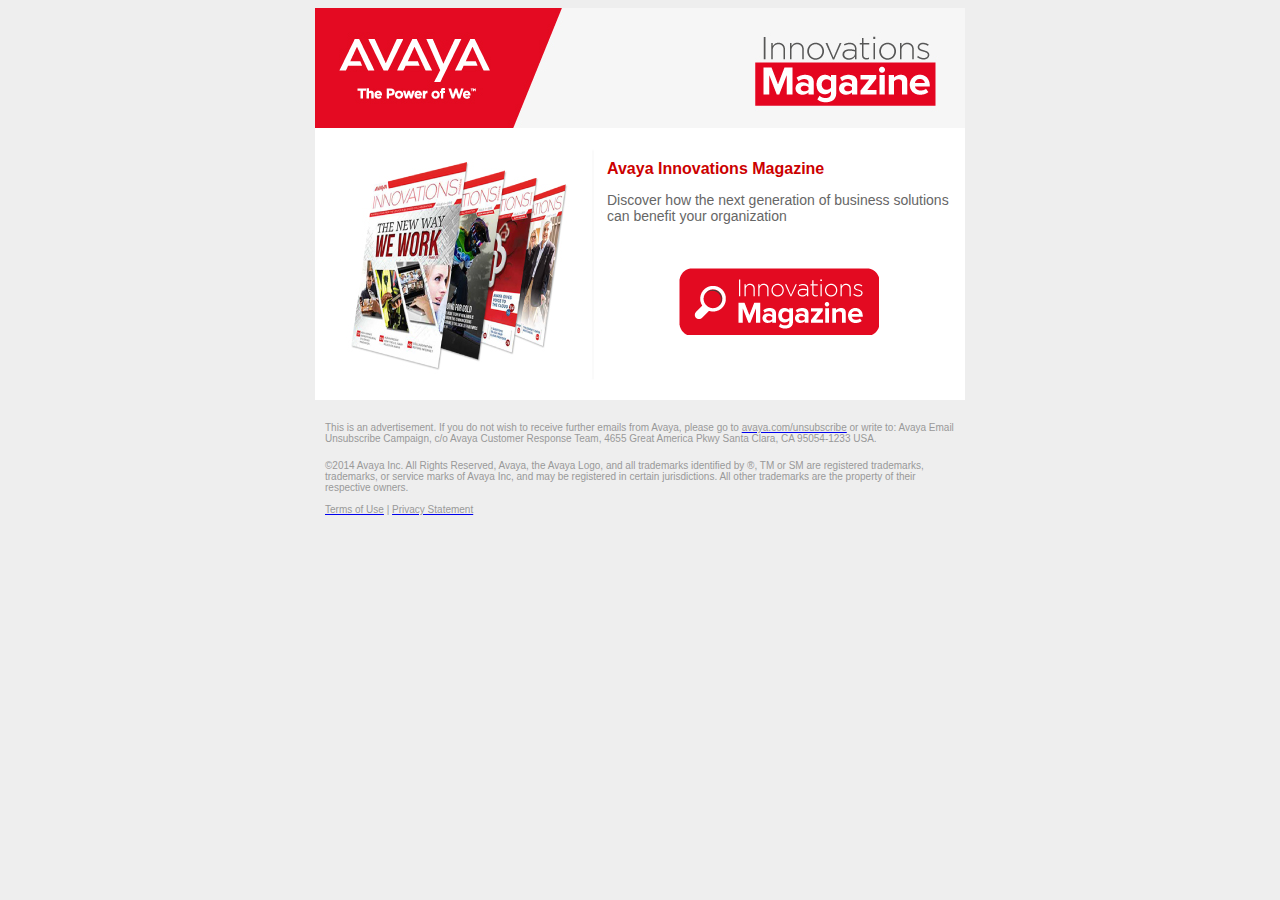
<file: mail/index.html>
<!DOCTYPE html PUBLIC "-//W3C//DTD XHTML 1.0 Transitional//EN" "http://www.w3.org/TR/xhtml1/DTD/xhtml1-transitional.dtd">
<html xmlns="http://www.w3.org/1999/xhtml">
<head>
<meta http-equiv="Content-Type" content="text/html; charset=UTF-8" />
<title>Avaya Innovations Magazine</title>

<style type="text/css">
td{
	font-family:Arial, Helvetica, sans-serif;
	font-size:14px;
	color:#666;
}
a img{border:0;}

</style>

</head>

<body bgcolor="#eeeeee">
<table width="650" border="0" align="center" cellpadding="0" cellspacing="0" bgcolor="#ffffff">
  <tr>
    <td><img src="images/header.jpg" width="650" height="120" /></td>
  </tr>
  <tr>
    <td>&nbsp;</td>
  </tr>
  <tr>
    <td><table width="620" border="0" align="center" cellpadding="0" cellspacing="0">
      <tr>
        <td width="258"><img src="images/magazines.jpg" width="258" height="240" /></td>
        <td width="19"><img src="images/separate.jpg" width="10" height="240" /></td>
        <td width="343" valign="top">
        <br />
        <strong style="color:#C00; font-size:16px">Avaya Innovations Magazine</strong>
        <p>Discover how the next generation of business solutions can benefit your organization</p>
        <br />
        <p align="center"><a href="http://www4.avaya.com/cala/comms/inv-repo/index.html" target="_blank"><img src="images/btn.png" width="200" height="67" /></a></p>
        </td>
      </tr>
    </table></td>
  </tr>
  <tr>
    <td>&nbsp;</td>
  </tr>
  <tr>
    <td style="padding-left:10px; padding-right:10px;" bgcolor="#eeeeee"><font size="1" face="arial" color="#999999"><span style="font-size: 10px"><br><br />
      This   is an advertisement. If you do not wish to receive further emails from Avaya,   please go to</span> <a href="http://www.avaya.com/unsubscribe" target="_blank" style="font-size:10px"><font color="#999999" face="arial">avaya.com/unsubscribe</font></a> <span style="font-size: 10px">or write to: Avaya Email Unsubscribe Campaign, c/o Avaya Customer Response Team, 4655 Great America Pkwy Santa Clara, CA 95054-1233 USA.</span></font><br>
      <br>
      <font color="#999999" face="arial" style="font-size: 10px">&copy;2014 Avaya Inc. All Rights Reserved, Avaya, the Avaya Logo, and all trademarks identified by ®,   TM or SM are registered trademarks, trademarks, or service marks of Avaya Inc,   and may be registered in certain jurisdictions. All other trademarks are the   property of their respective owners.</font><font size="1" face="arial" color="#999999"><br />
      <br />
      <a href="http://www.avaya.com/gcm/master-usa/en-us/includedcontent/termsofuse.htm" target="_blank" style="font-size:10px"><font color="#999999"  face="arial">Terms of Use</font></a> | <a href="http://www.avaya.com/gcm/master-usa/en-us/includedcontent/privacy.htm" target="_blank" style="font-size:10px"><font color="#999999"  face="arial">Privacy Statement</font></a></font>
      </p>
      <br>
</td>
  </tr>
</table>
</body>
</html>
</file>
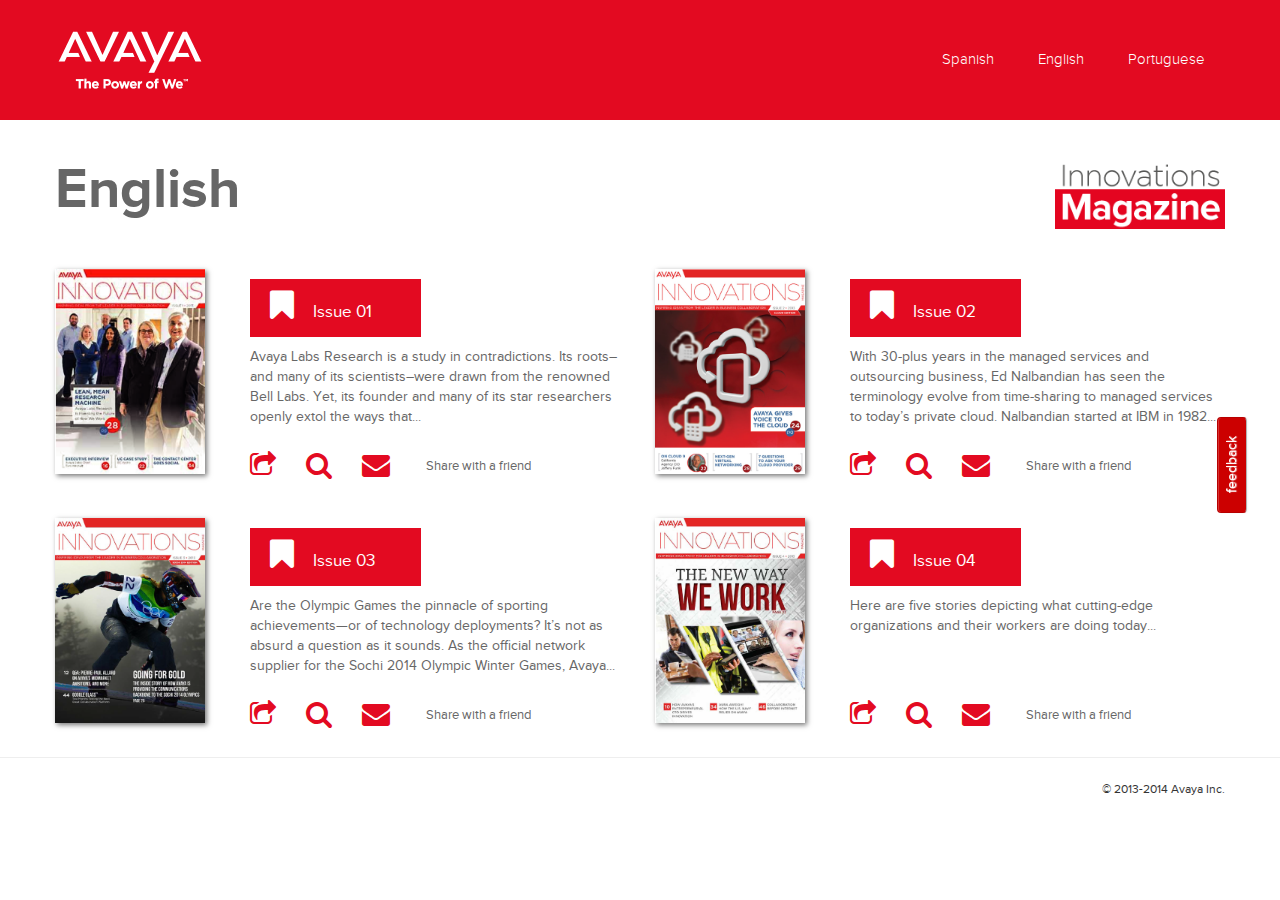
<file: english.html>
<!doctype html>

		<!--[if lt IE 7]>     <html class="no-js lt-ie9 lt-ie8 lt-ie7"> <![endif]-->
		<!--[if IE 7]>       <html class="no-js lt-ie9 lt-ie8"> <![endif]-->
		<!--[if IE 8]>       <html class="no-js lt-ie9"> <![endif]-->
		<!--[if gt IE 8]><!--> <html class="no-js"> <!--<![endif]-->
<html lang="en">
<head>
	<meta charset="UTF-8">
	<link rel="shortcut icon" href="assets/img/favicon.ico">
	<link rel="apple-touch-icon-precomposed" href="assets/img/favicon-ios.png">
	<meta name="apple-mobile-web-app-title" content="Avaya Innovations Magazine">
	<meta name="viewport" content="width=device-width, initial-scale=1, maximum-scale=1, user-scalable=no">
	<meta http-equiv="X-UA-Compatible" content="IE=edge,chrome=1"/>
	<title>Avaya Innovations Magazine</title>
	<link rel="stylesheet" href="assets/css/style.css">
	<link rel="stylesheet" href="assets/css/normalize.css">
	<link rel="stylesheet" href="assets/css/bootstrap.css">
	<link rel="stylesheet" href="assets/css/bootstrap-responsive.css">
	<link rel="stylesheet" type="text/css" href="feedback/css/bootstrap-modal-bs3patch.css">
	<link rel="stylesheet" type="text/css" href="feedback/css/bootstrap-modal.css">
	<link rel="stylesheet" href="assets/css/font-awesome.css">

	<script src="assets/js/modernizr.custom.15697.js"></script>

	<link rel="stylesheet" href="assets/css/mosaic.css" type="text/css" media="screen" />
	<link rel="stylesheet" href="assets/css/demo.css" type="text/css" media="screen" />


</head>
<body class="zero">



	<header class="row-fluid navbarred">
		<div class="container">
			<div class="span12">
				<div class="span6"><a href="index.html"><img src="assets/img/avaya.png" alt=""></a></div>
				<div class="span6 hidden-phone">
					<ul>
						<li><a href="spanish.html?lang=ESP">Spanish</a></li>
						<li><a href="english.html?lang=ENG">English</a></li>
						<li><a href="portuguese.html?lang=POR">Portuguese</a></li>
					</ul>
				</div>
			</div>
		</div>
	</header>

	
	<div class="menumobile visible-phone">
		<ul id="nav">
			<li><a href="spanish.html?lang=ESP">Spanish</a></li>
			<li><a href="english.html?lang=ENG">English</a></li>
			<li><a href="portuguese.html?lang=POR">Portuguese</a></li>
		</ul>
	</div>


	<section class="row-fluid contphone">
		<div class="container">
			<div class="span12 tittlelang">
				<div class="span10"><h2>English</h2></div>
				<div class="span2 hidden-phone"><img src="assets/img/invlogo.png" alt=""></div>
			</div>
		</div>


	</section>


<hr class="visible-phone sepissue">


	<section class="container">

		<div class="row-fluid">

			<div class="span12">


				<div class="span6">
					<div class="span4 port"><a href="http://www.avaya.com/usa/campaign/magazine/2013/1/index.html" target="_blank"><img src="assets/img/port01.png" alt=""></a></div>
					<div class="span8 tittleissue">
						<span><i class="fa fa-bookmark fa-2x"></i> Issue 01</span>
						<p>
							Avaya Labs Research is a study in contradictions. Its roots–and many of its scientists–were drawn from the renowned Bell Labs. Yet, its founder and many of its star researchers openly extol the ways that...
						</p>

<div class="dropdown share"  data-toggle="tooltip" data-placement="bottom" title="Share">
	  <a data-toggle="dropdown"  href="#"><i class="fa fa-share-square-o"></i></a>

	  <ul class="dropdown-menu" role="menu">
	    <li>
		   	<a href="http://twitter.com/share?text=Avaya%20Innovations%20Issue01&url=http://www.avaya.com/usa/campaign/magazine/2013/1/index.html" target="_blank">Share on Twitter</a>
		</li>

	    <li>
	   		<a href="http://www.facebook.com/sharer.php?u=http://www.avaya.com/usa/campaign/magazine/2013/1/index.html" target="_blank">Share on Facebook</a>
		</li>

		<li>
	   		<a href="http://www.linkedin.com/shareArticle?mini=true&url=http://www.avaya.com/usa/campaign/magazine/2013/1/index.html&title=Avaya%20Innovations%20Magazine%20Issue%2001&summary=Lean,%20Mean%20Research%20Machine&source=avaya.com" target="_blank">Share on Linkedin</a>
		</li>
	   
	  </ul>
</div>


						<div class="buttons">
							<ul>
								<li><a href="http://www.avaya.com/usa/campaign/magazine/2013/1/index.html" target="_blank" rel="tooltip"  data-toggle="tooltip" data-placement="bottom" title="Go to Edition"><i class="fa fa-search"></i></a></li>
								<li><a href="subscribe-eng.aspx?lang=ENG" rel="tooltip"  data-toggle="tooltip" data-placement="bottom" title="Subscribe"><i class="fa fa-envelope"></i></a></li>
								<li><a href="#"><div class="friend">Share with a friend</div></a></li>
							</ul>
							</ul>
						</div>
					</div>
				</div>

<hr class="visible-phone sepissue">
<hr class="visible-phone">

				<div class="span6">
					<div class="span4 port"><a href="http://www.avaya.com/usa/campaign/magazine/2013/2/index.html" target="_blank"><img src="assets/img/port02.png" alt=""></a></div>
					<div class="span8 tittleissue">
						<span><i class="fa fa-bookmark fa-2x"></i> Issue 02</span>
						<p class="descriptto">
							With 30-plus years in the managed services and outsourcing business, Ed Nalbandian has seen the terminology evolve from time-sharing to managed services to today’s private cloud. Nalbandian started at IBM in 1982...
						</p>


<div class="dropdown share"  data-toggle="tooltip" data-placement="bottom" title="Share">
	  <a data-toggle="dropdown"  href="#"><i class="fa fa-share-square-o"></i></a>

	  <ul class="dropdown-menu" role="menu">
	    <li>
		   	<a href="http://twitter.com/share?text=Avaya%20Innovations%20Issue02&url=http://www.avaya.com/usa/campaign/magazine/2013/2/index.html" target="_blank">Share on Twitter</a>
		</li>

	    <li>
	   		<a href="http://www.facebook.com/sharer.php?u=http://www.avaya.com/usa/campaign/magazine/2013/2/index.html" target="_blank">Share on Facebook</a>
		</li>

		<li>
	   		<a href="http://www.linkedin.com/shareArticle?mini=true&url=http://www.avaya.com/usa/campaign/magazine/2013/2/index.html&title=Avaya%20Innovations%20Magazine%20Issue%2002&summary=A%20Head%20in%20the%20Clouds&source=avaya.com" target="_blank">Share on Linkedin</a>
		</li>
	   
	  </ul>
</div>


						<div class="buttons">
							<ul>
								<li><a href="http://www.avaya.com/usa/campaign/magazine/2013/2/index.html" rel="tooltip"  data-toggle="tooltip" data-placement="bottom" title="Go to Edition" target="_blank"><i class="fa fa-search"></i></a></li>
								<li><a href="subscribe-eng.aspx?lang=ENG" rel="tooltip"  data-toggle="tooltip" data-placement="bottom" title="Subscribe"><i class="fa fa-envelope"></i></a></li>
								<li><a href="#"><div class="friend">Share with a friend</div></a></li>
							</ul>
						</div>
					</div>
			</div>

		</div>

<hr class="visible-phone sepissue">
<hr class="visible-phone">

<div class="separator row-fluid hidden-phone">
	<div class="span12"></div>
</div>

		<div class="row-fluid">

			<div class="span12">


				<div class="span6">
					<div class="span4 port"><a href="http://www.avaya.com/usa/campaign/magazine/2013/3/index.html" target="_blank"><img src="assets/img/port03.png" alt=""></a></div>
					<div class="span8 tittleissue">
						<span><i class="fa fa-bookmark fa-2x"></i> Issue 03</span>
						<p>
							Are the Olympic Games the pinnacle of sporting achievements—or of technology deployments? It’s not as absurd a question as it sounds. As the official network supplier for the Sochi 2014 Olympic Winter Games, Avaya...
						</p>


<div class="dropdown share"  data-toggle="tooltip" data-placement="bottom" title="Share">
	  <a data-toggle="dropdown"  href="#"><i class="fa fa-share-square-o"></i></a>

	  <ul class="dropdown-menu" role="menu">
	    <li>
		   	<a href="http://twitter.com/share?text=Avaya%20Innovations%20Issue03&url=http://www.avaya.com/usa/campaign/magazine/2013/3/index.html" target="_blank">Share on Twitter</a>
		</li>

	    <li>
	   		<a href="http://www.facebook.com/sharer.php?u=http://www.avaya.com/usa/campaign/magazine/2013/3/index.html" target="_blank">Share on Facebook</a>
		</li>

		<li>
	   		<a href="http://www.linkedin.com/shareArticle?mini=true&url=http://www.avaya.com/usa/campaign/magazine/2013/3/index.html&title=Avaya%20Innovations%20Magazine%20Issue%2003&summary=Going%20for%20Gold&source=avaya.com" target="_blank">Share on Linkedin</a>
		</li>
	   
	  </ul>
</div>


						<div class="buttons">
							<ul>
								<li><a href="http://www.avaya.com/usa/campaign/magazine/2013/3/index.html" rel="tooltip"  data-toggle="tooltip" data-placement="bottom" title="Go to Edition" target="_blank"><i class="fa fa-search"></i></a></li>
								<li><a href="subscribe-eng.aspx?lang=ENG" rel="tooltip"  data-toggle="tooltip" data-placement="bottom" title="Subscribe"><i class="fa fa-envelope"></i></a></li>
								<li><a href="#"><div class="friend">Share with a friend</div></a></li>
							</ul>
						</div>
					</div>
				</div>

<hr class="visible-phone sepissue">
<hr class="visible-phone">

				<div class="span6">
					<div class="span4 port"><a href="http://www.avaya.com/usa/campaign/magazine/2013/4/index.html" target="_blank"><img src="assets/img/port04.png" alt=""></a></div>
					<div class="span8 tittleissue">
						<span><i class="fa fa-bookmark fa-2x"></i> Issue 04</span>
						<p>
							Here are five stories depicting what cutting-edge organizations and their workers are doing today...
						</p>

						
						<div class="dropdown share"  data-toggle="tooltip" data-placement="bottom" title="Share">
  <a data-toggle="dropdown"  href="#"><i class="fa fa-share-square-o"></i></a>
  <ul class="dropdown-menu" role="menu">
   <li><a href="http://twitter.com/share?text=Avaya%20Innovations%20Issue4&url=http://www.avaya.com/usa/campaign/magazine/2013/4/index.html" target="_blank">
Share on Twitter</a></li>
   <li>
   	<a href="http://www.facebook.com/sharer.php?u=http://www.avaya.com/usa/campaign/magazine/2013/4/index.html" target="_blank">
Share on Facebook</a>
</li>
	<li>
	   		<a href="http://www.linkedin.com/shareArticle?mini=true&url=http://www.avaya.com/usa/campaign/magazine/2013/4/index.html&title=Avaya%20Innovations%20Magazine%20Issue%2004&summary=The%20New%20Way%20We...&source=avaya.com" target="_blank">Share on Linkedin</a>
		</li>
   
  </ul>
</div>

						<div class="buttons">
							<ul>
							

								<li><a href="http://www.avaya.com/usa/campaign/magazine/2013/4/index.html" rel="tooltip"  data-toggle="tooltip" data-placement="bottom" title="Go to Edition" target="_blank"><i class="fa fa-search"></i></a></li>

								<li><a href="subscribe-eng.aspx?lang=ENG" rel="tooltip"  data-toggle="tooltip" data-placement="bottom" title="Subscribe"><i class="fa fa-envelope"></i></a></li>
								<li><a href="#"><div class="friend">Share with a friend</div></a></li>
							</ul>

						</div>
					</div>
			</div>

		</div>



		
	</section>
	<hr/>
	<div class="row-fluid">
		<div class="container">
			<div class="span12 copy">© 2013-2014 Avaya Inc.</div>
		</div>
	</div>

<!-- feedBack Button-->
	<div id="feedbackButton">
	</div>
	
	<!-- Modal ShareContent-->
    <div id="shareContent" class="modal fade" tabindex="-1" data-width="400" style="display: none;">
        <div class="modal-header">
            <button type="button" class="close" data-dismiss="modal" aria-hidden="true">&times;</button>
            <h4 class="modal-title">Compartir con un amigo.</h4>
        </div>
        <div class="modal-body">
            <div><h5> Your name:</h5> 
                <p><input class="form-control" type="text" id="mail_from" /></p>                
            </div>
            
            <div><h5> Type in comma separated emails:</h5> 
                <p><input class="form-control" type="text" id="mails" /></p> 
				<span id="incorrect" ></span>				
            </div>
             <div><h5> Message:</h5> 
                <p>
                    <textarea class="form-control" rows="4" id="mensaje" ></textarea></p>                
            </div>
        </div>
        <div class="modal-footer">
            <button type="button" class="btn btn-danger" data-dismiss="modal" id="Accept">Aceptar</button>
        </div>
    </div>



	<script src="http://code.jquery.com/jquery-1.11.0.min.js"></script>
	<script src="assets/js/prefixfree.min.js"></script>
	<script src="assets/js/bootstrap.js"></script>
	<script type="text/javascript" src="js/bootstrap-dialog.js"></script>
	<script src="feedback/js/bootstrap-modalmanager.js"></script>
	<script src="feedback/js/bootstrap-modal.js"></script>
	<script src="assets/js/bootstrap-tooltip.js"></script>
	<script src="assets/js/jquery.hcaptions.js"></script>

	<script type="text/javascript" src="assets/js/html5shiv.js"></script>
    <script type="text/javascript" src="assets/js/json2.js"></script>
    <script type="text/javascript" src="assets/js/modernizr-2.6.2.js"></script>
	<script type="text/javascript" src="js/shareContent.js"></script>

	<script type="text/javascript">
$(function () {
$("[data-toggle='tooltip']").tooltip();
});
</script>

<script>
	$(window).load(function(){
  $('.hcaption').hcaptions();
  $("#feedbackButton").load("feedback/feedback_en.html"); 
});
</script>

	<script type="text/javascript" src="assets/js/mosaic.1.0.1.js"></script>

	<script type="text/javascript">  
			
			jQuery(function($){
				$('.bar').mosaic({
					animation	:	'slide'
				});
		    });
		    
	</script>

<script type="text/javascript">
	$("#nav").addClass("js").before('<div id="menu">&#9776;</div>');
	$("#menu").click(function(){
		$("#nav").toggle();
	});
	$(window).resize(function(){
		if(window.innerWidth > 768) {
			$("#nav").removeAttr("style");
		}
	});
</script>



</body>
</html>
</file>
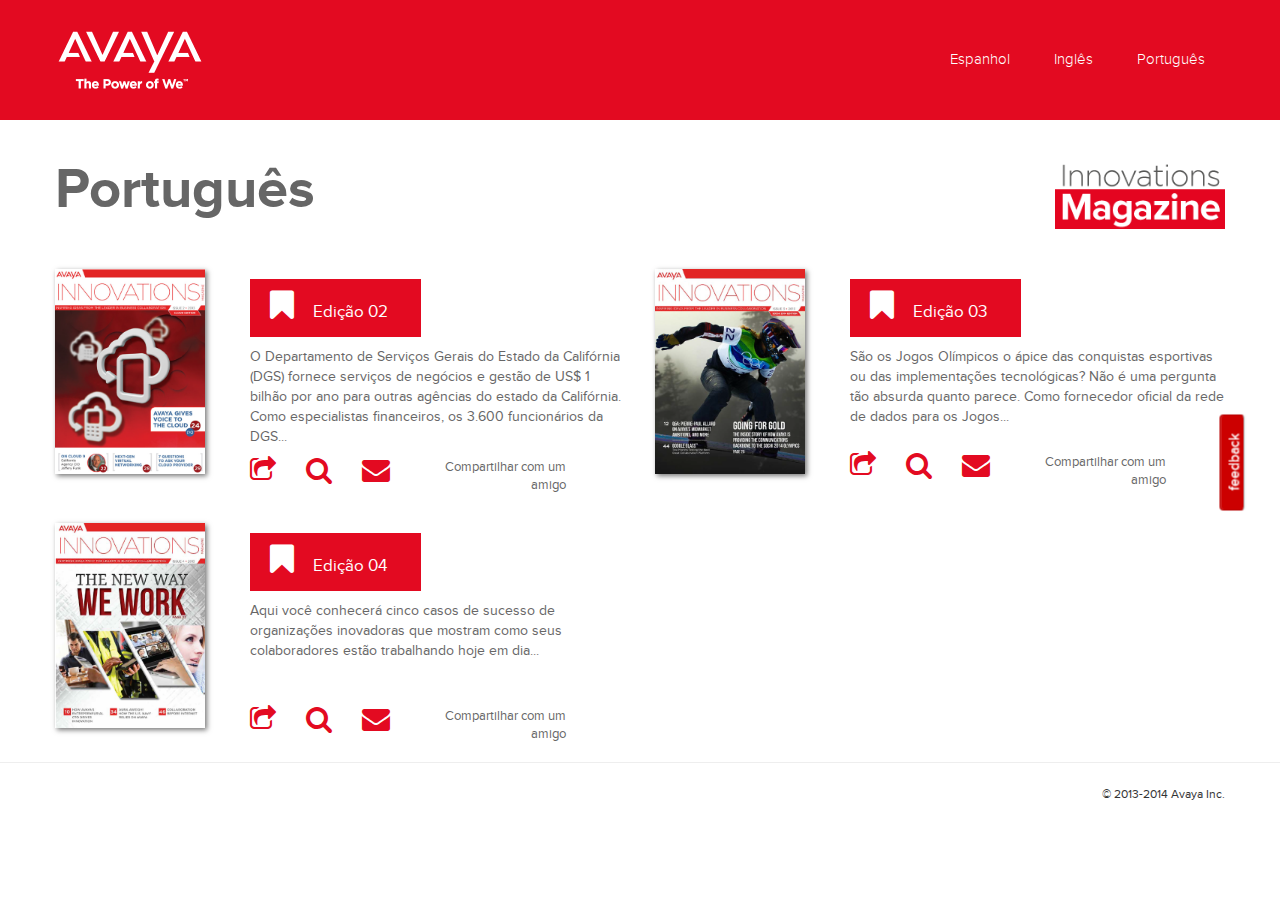
<file: portuguese.html>
<!doctype html>

		<!--[if lt IE 7]>     <html class="no-js lt-ie9 lt-ie8 lt-ie7"> <![endif]-->
		<!--[if IE 7]>       <html class="no-js lt-ie9 lt-ie8"> <![endif]-->
		<!--[if IE 8]>       <html class="no-js lt-ie9"> <![endif]-->
		<!--[if gt IE 8]><!--> <html class="no-js"> <!--<![endif]-->
<html lang="en">
<head>
	<meta charset="UTF-8">
	<meta http-equiv="X-UA-Compatible" content="IE=edge,chrome=1">
	<meta name="viewport" content="width=device-width, initial-scale=1, maximum-scale=1, user-scalable=no">
	<link rel="shortcut icon" href="assets/img/favicon.ico">
	<link rel="apple-touch-icon-precomposed" href="assets/img/favicon-ios.png">
	<meta name="apple-mobile-web-app-title" content="Avaya Innovations Magazine">
	<meta http-equiv="X-UA-Compatible" content="IE=edge,chrome=1"/>
	<title>Avaya Innovations Magazine</title>
	<link rel="stylesheet" href="assets/css/style.css">
	<link rel="stylesheet" href="assets/css/normalize.css">
	<link rel="stylesheet" href="assets/css/bootstrap.css">
	<link rel="stylesheet" href="assets/css/bootstrap-responsive.css">
	<link rel="stylesheet" type="text/css" href="feedback/css/bootstrap-modal-bs3patch.css">
	<link rel="stylesheet" type="text/css" href="feedback/css/bootstrap-modal.css">
	<link rel="stylesheet" href="assets/css/font-awesome.css">

	<script>
  (function(i,s,o,g,r,a,m){i['GoogleAnalyticsObject']=r;i[r]=i[r]||function(){
  (i[r].q=i[r].q||[]).push(arguments)},i[r].l=1*new Date();a=s.createElement(o),
  m=s.getElementsByTagName(o)[0];a.async=1;a.src=g;m.parentNode.insertBefore(a,m)
  })(window,document,'script','//www.google-analytics.com/analytics.js','ga');

  ga('create', 'UA-50254038-1', 'avaya.com');
  ga('require', 'displayfeatures');
  ga('send', 'pageview');

</script>


	<script src="assets/js/modernizr.custom.15697.js"></script>

	<link rel="stylesheet" href="assets/css/mosaic.css" type="text/css" media="screen" />
	<link rel="stylesheet" href="assets/css/demo.css" type="text/css" media="screen" />


</head>
<body class="zero">



	<header class="row-fluid navbarred">
		<div class="container">
			<div class="span12">
				<div class="span6"><a href="index.html"><img src="assets/img/avaya.png" alt=""></a></div>
				<div class="span6 hidden-phone">
					<ul>
						<li><a href="spanish.html?lang=ESP">Espanhol</a></li>
						<li><a href="english.html?lang=ENG">Inglês</a></li>
						<li><a href="portuguese.html?lang=POR">Português</a></li>
					</ul>
				</div>
			</div>
		</div>
	</header>

	
	<div class="menumobile visible-phone">
		<ul id="nav">
			<li><a href="spanish.html?lang=ESP">Espanhol</a></li>
			<li><a href="english.html?lang=ENG">Inglês</a></li>
			<li><a href="portuguese.html?lang=POR">Português</a></li>
		</ul>
	</div>


	<section class="row-fluid contphone">
		<div class="container">
			<div class="span12 tittlelang">
				<div class="span10"><h2>Português</h2></div>
				<div class="span2 hidden-phone"><img src="assets/img/invlogo.png" alt=""></div>
			</div>
		</div>
	</section>
<hr class="visible-phone sepissue">
	<section class="container">

		<div class="row-fluid">

			<div class="span12">


				<div class="span6">
					<div class="span4 port"><a href="http://www4.avaya.com/br/comms/INV2/index.html" target="_blank"><img src="assets/img/port02.png" alt=""></a></div>
					<div class="span8 tittleissue">
						<span><i class="fa fa-bookmark fa-2x"></i> Edição 02</span>
						<p>
							O Departamento de Serviços Gerais do Estado da Califórnia (DGS) fornece serviços de negócios e gestão de US$ 1 bilhão por ano para outras agências do estado da Califórnia. Como especialistas financeiros, os 3.600 funcionários da DGS...
						</p>

<div class="dropdown share"  data-toggle="tooltip" data-placement="bottom" title="Compartilhe">
	  <a data-toggle="dropdown"  href="#"><i class="fa fa-share-square-o"></i></a>

	  <ul class="dropdown-menu" role="menu">
	    <li>
		   	<a href="http://twitter.com/share?text=Avaya%20Innovations%20Edição02&url=http://www4.avaya.com/br/comms/INV2/index.html" target="_blank">Compartilhe no Twitter</a>
		</li>

	    <li>
	   		<a href="http://www.facebook.com/sharer.php?u=http://www4.avaya.com/br/comms/INV2/index.html" target="_blank">Compartilhe no Facebook</a>
		</li>

		<li>
	   		<a href="http://www.linkedin.com/shareArticle?mini=true&url=http://www4.avaya.com/br/comms/INV2/index.html&title=Avaya%20Innovations%20Magazine%20Edição%2002&summary=On%20Cloud%209&source=avaya.com" target="_blank">Compartilhe no Linkedin</a>
		</li>
	   
	  </ul>
</div>


						<div class="buttons">
							<ul>
								<li><a href="http://www4.avaya.com/br/comms/INV2/index.html" target="_blank" rel="tooltip"  data-toggle="tooltip" data-placement="bottom" title="Ir para Edição"><i class="fa fa-search"></i></a></li>
								<li><a href="subscribe-port.aspx?lang=POR" rel="tooltip"  data-toggle="tooltip" data-placement="bottom" title="Assinar"><i class="fa fa-envelope"></i></a></li>
								<li><a href="#"><div class="friend">Compartilhar com um amigo</div></a></li>
							</ul>
						</div>
					</div>
				</div>

<hr class="visible-phone sepissue">
<hr class="visible-phone">

				<div class="span6">
					<div class="span4 port"><a href="http://www4.avaya.com/br/comms/inv-3-port/index.html" target="_blank"><img src="assets/img/port03.png" alt=""></a></div>
					<div class="span8 tittleissue">
						<span><i class="fa fa-bookmark fa-2x"></i> Edição 03</span>
						<p class="descriptto">
							São os Jogos Olímpicos o ápice das conquistas esportivas ou das implementações tecnológicas? Não é uma pergunta tão absurda quanto parece. Como fornecedor oficial da rede de dados para os Jogos...
						</p>


<div class="dropdown share"  data-toggle="tooltip" data-placement="bottom" title="Compartilhe">
	  <a data-toggle="dropdown"  href="#"><i class="fa fa-share-square-o"></i></a>

	  <ul class="dropdown-menu" role="menu">
	    <li>
		   	<a href="http://twitter.com/share?text=Avaya%20Innovations%20Edição03&url=http://www4.avaya.com/br/comms/inv-3-port/index.html" target="_blank">Compartilhe no Twitter</a>
		</li>

	    <li>
	   		<a href="http://www.facebook.com/sharer.php?u=http://www4.avaya.com/br/comms/inv-3-port/index.html" target="_blank">Compartilhe no Facebook</a>
		</li>

		<li>
	   		<a href="http://www.linkedin.com/shareArticle?mini=true&url=http://www4.avaya.com/br/comms/inv-3-port/index.html&title=Avaya%20Innovations%20Magazine%20Edição%2003&summary=Rumo%20Ao%20Ouro&source=avaya.com" target="_blank">Compartilhe no Linkedin</a>
		</li>
	   
	  </ul>
</div>


						<div class="buttons">
							<ul>
								<li><a href="http://www4.avaya.com/br/comms/inv-3-port/index.html" rel="tooltip"  data-toggle="tooltip" data-placement="bottom" title="Ir para Edição" target="_blank"><i class="fa fa-search"></i></a></li>
								<li><a href="subscribe-port.aspx?lang=POR" rel="tooltip"  data-toggle="tooltip" data-placement="bottom" title="Assinar"><i class="fa fa-envelope"></i></a></li>
								<li><a href="#"><div class="friend">Compartilhar com um amigo</div></a></li>
							</ul>
						</div>
					</div>
			</div>

		</div>

<hr class="visible-phone sepissue">
<hr class="visible-phone">

<div class="separator row-fluid hidden-phone">
	<div class="span12"></div>
</div>

		<div class="row-fluid">

			<div class="span12">


				<div class="span6">
					<div class="span4 port"><a href="http://www4.avaya.com/br/comms/INV4/index.html" target="_blank"><img src="assets/img/port04.png" alt=""></a></div>
					<div class="span8 tittleissue">
						<span><i class="fa fa-bookmark fa-2x"></i> Edição 04</span>
						<p>
							Aqui você conhecerá cinco casos de sucesso de organizações inovadoras que mostram como seus colaboradores estão trabalhando hoje em dia...
						</p>


<div class="dropdown share"  data-toggle="tooltip" data-placement="bottom" title="Compartilhe">
	  <a data-toggle="dropdown"  href="#"><i class="fa fa-share-square-o"></i></a>

	  <ul class="dropdown-menu" role="menu">
	    <li>
		   	<a href="http://twitter.com/share?text=Avaya%20Innovations%20Edição04&url=http://www4.avaya.com/br/comms/INV4/index.html" target="_blank">Compartilhe no Twitter</a>
		</li>

	    <li>
	   		<a href="http://www.facebook.com/sharer.php?u=http://www4.avaya.com/br/comms/INV4/index.html" target="_blank">Compartilhe no Facebook</a>
		</li>

		<li>
	   		<a href="http://www.linkedin.com/shareArticle?mini=true&url=http://www4.avaya.com/br/comms/INV4/index.html&title=Avaya%20Innovations%20Magazine%20Edição%2004&summary=A%20Nova%20Forma%20Em%20Que...&source=avaya.com" target="_blank">Compartilhe no Linkedin</a>
		</li>
	   
	  </ul>
</div>


						<div class="buttons">
							<ul>
								<li><a href="http://www4.avaya.com/br/comms/INV4/index.html" rel="tooltip"  data-toggle="tooltip" data-placement="bottom" title="Ir para Edição" target="_blank"><i class="fa fa-search"></i></a></li>
								<li><a href="subscribe-port.aspx?lang=POR" rel="tooltip"  data-toggle="tooltip" data-placement="bottom" title="Assinar"><i class="fa fa-envelope"></i></a></li>
								<li><a href="#"><div class="friend">Compartilhar com um amigo</div></a></li>

							</ul>
						</div>
					</div>
				</div>

<hr class="visible-phone sepissue">
<hr class="visible-phone">

				<div class="span6">
					
			</div>

		</div>



		
	</section>

	<hr/>
	<div class="row-fluid">
		<div class="container">
			<div class="span12 copy">© 2013-2014 Avaya Inc.</div>
		</div>
	</div>


<!-- feedBack Button-->
	<div id="feedbackButton">
	</div>
	
	<!-- Modal ShareContent-->
    <div id="shareContent" class="modal fade" tabindex="-1" data-width="400" style="display: none;">
        <div class="modal-header">
            <button type="button" class="close" data-dismiss="modal" aria-hidden="true">&times;</button>

            <h4 class="modal-title">Compartilhar com um amigo.</h4>

        </div>
        <div class="modal-body">
            <div><h5> Seu nome:</h5> 
                <p><input class="form-control" type="text" id="mail_from" /></p>                
            </div>
            
            <div><h5> Para *Digite os endereços de e-mail separados por vírgulas</h5> 
                <p><input class="form-control" type="text" id="mails" /></p>  
				<span id="incorrect" ></span>				
            </div>
             <div><h5> Mensagem:</h5> 
                <p>
                    <textarea class="form-control" rows="4" id="mensaje" ></textarea></p>                
            </div>
        </div>
        <div class="modal-footer">
            <button type="button" class="btn btn-danger" data-dismiss="modal" id="Accept">Aceitar</button>
        </div>
    </div>


	<script src="http://code.jquery.com/jquery-1.11.0.min.js"></script>
	<script src="assets/js/prefixfree.min.js"></script>
	<script src="assets/js/bootstrap.js"></script>
	<script type="text/javascript" src="js/bootstrap-dialog.js"></script>
	<script src="feedback/js/bootstrap-modalmanager.js"></script>
	<script src="feedback/js/bootstrap-modal.js"></script>
	<script src="assets/js/bootstrap-tooltip.js"></script>
	<script src="assets/js/jquery.hcaptions.js"></script>

	<script type="text/javascript" src="assets/js/html5shiv.js"></script>
    <script type="text/javascript" src="assets/js/json2.js"></script>
    <script type="text/javascript" src="assets/js/modernizr-2.6.2.js"></script>
	<script type="text/javascript" src="js/shareContent.js"></script>

	<script type="text/javascript">
$(function () {
$("[data-toggle='tooltip']").tooltip();
});
</script>

<script>
	$(window).load(function(){
  $('.hcaption').hcaptions();
  $("#feedbackButton").load("feedback/feedback_po.html"); 
});
</script>

	<script type="text/javascript" src="assets/js/mosaic.1.0.1.js"></script>

	<script type="text/javascript">  
			
			jQuery(function($){
				$('.bar').mosaic({
					animation	:	'slide'
				});
		    });
		    
	</script>

<script type="text/javascript">
	$("#nav").addClass("js").before('<div id="menu">&#9776;</div>');
	$("#menu").click(function(){
		$("#nav").toggle();
	});
	$(window).resize(function(){
		if(window.innerWidth > 768) {
			$("#nav").removeAttr("style");
		}
	});
</script>



</body>
</html>
</file>
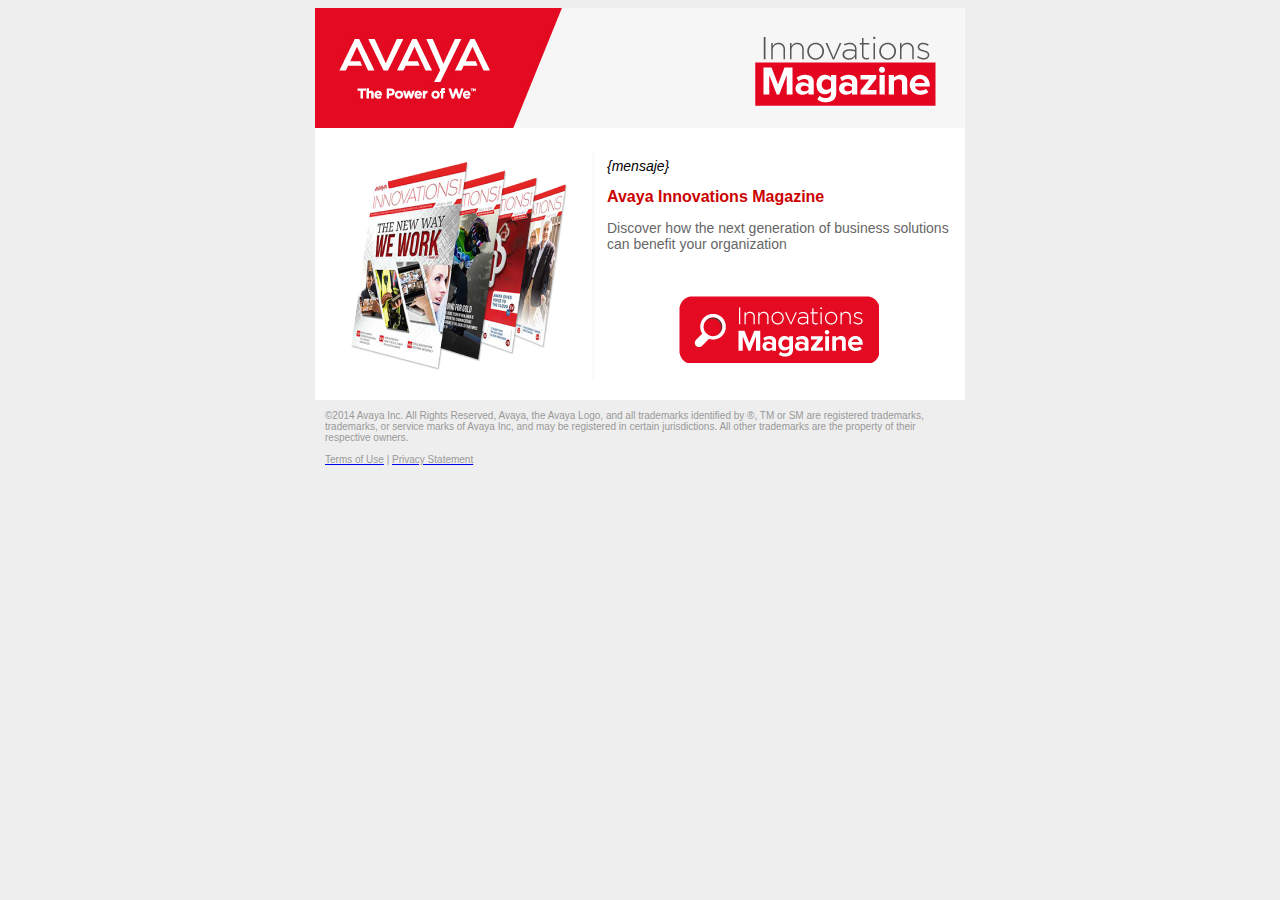
<file: mail/mail-eng.html>
<!DOCTYPE html PUBLIC "-//W3C//DTD XHTML 1.0 Transitional//EN" "http://www.w3.org/TR/xhtml1/DTD/xhtml1-transitional.dtd">
<html xmlns="http://www.w3.org/1999/xhtml">
<head>
<meta http-equiv="Content-Type" content="text/html; charset=UTF-8" />
<title>Avaya Innovations Magazine</title>

<style type="text/css">
td{
	font-family:Arial, Helvetica, sans-serif;
	font-size:14px;
	color:#666;
}
a img{border:0;}

</style>

</head>

<body bgcolor="#eeeeee">
<table width="650" border="0" align="center" cellpadding="0" cellspacing="0" bgcolor="#ffffff">
  <tr>
    <td><img src="images/header.jpg" width="650" height="120" /></td>
  </tr>
  <tr>
    <td>&nbsp;</td>
  </tr>
  <tr>
    <td><table width="620" border="0" align="center" cellpadding="0" cellspacing="0">
      <tr>
        <td width="258"><img src="images/magazines.jpg" width="258" height="240" /></td>
        <td width="19"><img src="images/separate.jpg" width="10" height="240" /></td>
        <td width="343" valign="top">
        <p style="font-style:italic; color:#000;">{mensaje}</p>
        <strong style="color:#C00; font-size:16px">Avaya Innovations Magazine</strong>
        <p>Discover how the next generation of business solutions can benefit your organization</p>
        <br />
        <p align="center"><a href="http://www4.avaya.com/cala/comms/inv-repo/index.html" target="_blank"><img src="images/btn.png" width="200" height="67" /></a></p>
        </td>
      </tr>
    </table></td>
  </tr>
  <tr>
    <td>&nbsp;</td>
  </tr>
  <tr>
    <td style="padding:10px;" bgcolor="#eeeeee"><font size="1" face="arial" color="#999999">
      <font color="#999999" face="arial" style="font-size: 10px">&copy;2014 Avaya Inc. All Rights Reserved, Avaya, the Avaya Logo, and all trademarks identified by ®,   TM or SM are registered trademarks, trademarks, or service marks of Avaya Inc,   and may be registered in certain jurisdictions. All other trademarks are the   property of their respective owners.</font><font size="1" face="arial" color="#999999"><br />
      <br />
      <a href="http://www.avaya.com/gcm/master-usa/en-us/includedcontent/termsofuse.htm" target="_blank" style="font-size:10px"><font color="#999999"  face="arial">Terms of Use</font></a> | <a href="http://www.avaya.com/gcm/master-usa/en-us/includedcontent/privacy.htm" target="_blank" style="font-size:10px"><font color="#999999"  face="arial">Privacy Statement</font></a></font>
      </p>
      <br>
</td>
  </tr>
</table>
</body>
</html>
</file>
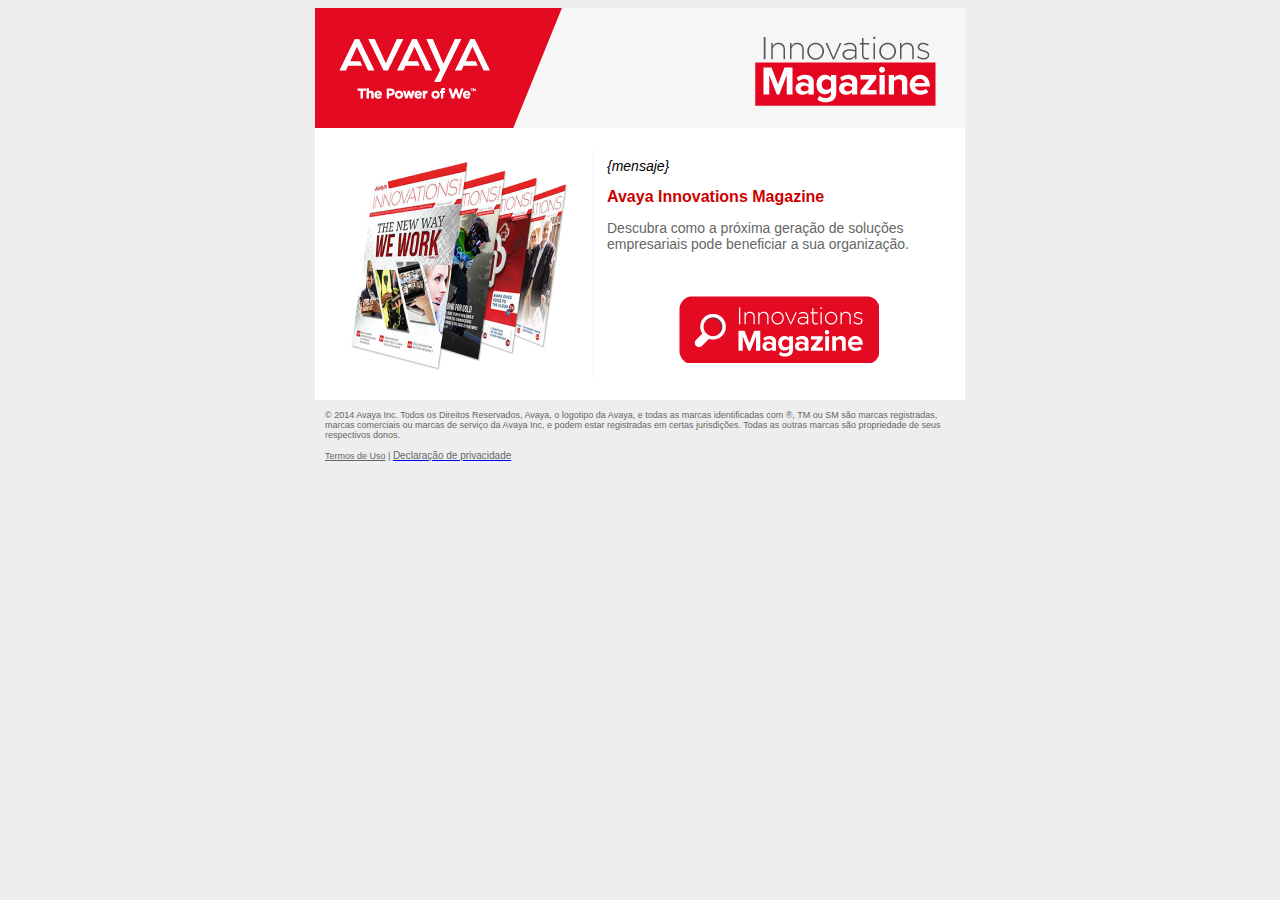
<file: mail/mail-port.html>
<!DOCTYPE html PUBLIC "-//W3C//DTD XHTML 1.0 Transitional//EN" "http://www.w3.org/TR/xhtml1/DTD/xhtml1-transitional.dtd">
<html xmlns="http://www.w3.org/1999/xhtml">
<head>
<meta http-equiv="Content-Type" content="text/html; charset=UTF-8" />
<title>Avaya Innovations Magazine</title>

<style type="text/css">
td{
	font-family:Arial, Helvetica, sans-serif;
	font-size:14px;
	color:#666;
}
a img{border:0;}

</style>

</head>

<body bgcolor="#eeeeee">
<table width="650" border="0" align="center" cellpadding="0" cellspacing="0" bgcolor="#ffffff">
  <tr>
    <td><img src="images/header.jpg" width="650" height="120" /></td>
  </tr>
  <tr>
    <td>&nbsp;</td>
  </tr>
  <tr>
    <td><table width="620" border="0" align="center" cellpadding="0" cellspacing="0">
      <tr>
        <td width="258"><img src="images/magazines.jpg" width="258" height="240" /></td>
        <td width="19"><img src="images/separate.jpg" width="10" height="240" /></td>
        <td width="343" valign="top">
        <p style="font-style:italic; color:#000;">{mensaje}</p>
        <strong style="color:#C00; font-size:16px">Avaya Innovations Magazine</strong>
        <p>Descubra como a próxima geração de soluções empresariais pode beneficiar a sua organização.</p>
        <br />
        <p align="center"><a href="http://www4.avaya.com/cala/comms/inv-repo/index.html" target="_blank"><img src="images/btn.png" width="200" height="67" /></a></p>
        </td>
      </tr>
    </table></td>
  </tr>
  <tr>
    <td>&nbsp;</td>
  </tr>
  <tr>
     <td style="padding:10px;" bgcolor="#eeeeee"><span style="font-family:arial,sans-serif;font-size:9px;color:#666;">
&copy; 2014 Avaya Inc. Todos os Direitos Reservados, Avaya, o logotipo da Avaya, e todas as marcas identificadas com ®, TM ou SM são marcas registradas, marcas comerciais ou marcas de serviço da Avaya Inc, e podem estar registradas em certas jurisdições. Todas as outras marcas são propriedade de seus respectivos donos.</font><br />
<br />
<a href="http://www.avaya.com/gcm/cala/pt-br/includedcontent/termsofuse.htm" target="_blank" style="font-size:9px; color:#666;&gt;&lt;font color="#666666"  face="arial">Termos de Uso</a> | <a href="http://www.avaya.com/gcm/cala/pt-br/includedcontent/privacy.htm" target="_blank" style="font-size:10px;"><font color="#666666"  face="arial">Declaração de privacidade</font></a>
      </span>
      </td>
  </tr>
</table>
</body>
</html>
</file>
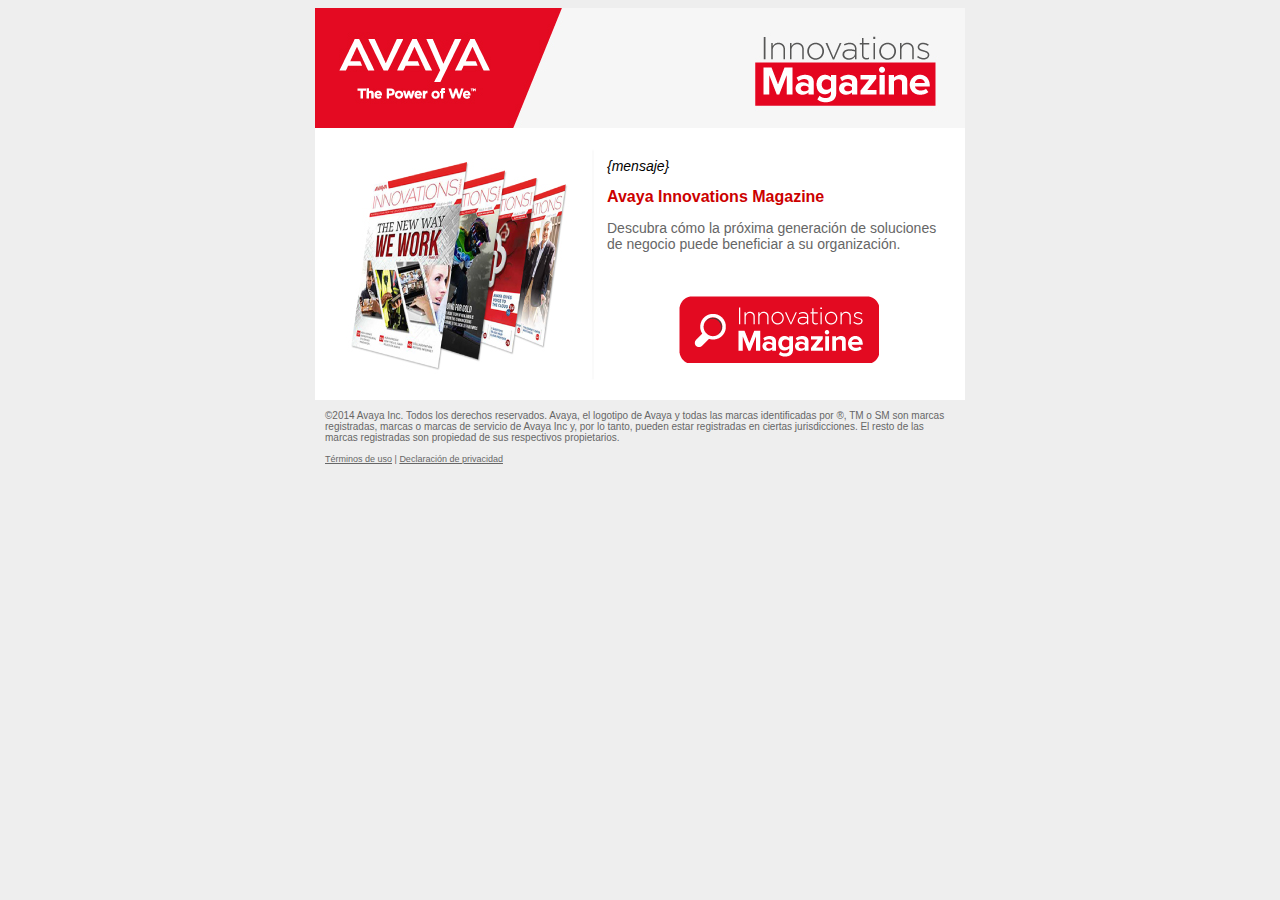
<file: mail/mail-spa.html>
<!DOCTYPE html PUBLIC "-//W3C//DTD XHTML 1.0 Transitional//EN" "http://www.w3.org/TR/xhtml1/DTD/xhtml1-transitional.dtd">
<html xmlns="http://www.w3.org/1999/xhtml">
<head>
<meta http-equiv="Content-Type" content="text/html; charset=UTF-8" />
<title>Avaya Innovations Magazine</title>

<style type="text/css">
td{
	font-family:Arial, Helvetica, sans-serif;
	font-size:14px;
	color:#666;
}
a img{border:0;}

</style>

</head>

<body bgcolor="#eeeeee">
<table width="650" border="0" align="center" cellpadding="0" cellspacing="0" bgcolor="#ffffff">
  <tr>
    <td><img src="images/header.jpg" width="650" height="120" /></td>
  </tr>
  <tr>
    <td>&nbsp;</td>
  </tr>
  <tr>
    <td><table width="620" border="0" align="center" cellpadding="0" cellspacing="0">
      <tr>
        <td width="258"><img src="images/magazines.jpg" width="258" height="240" /></td>
        <td width="19"><img src="images/separate.jpg" width="10" height="240" /></td>
        <td width="343" valign="top">
        <p style="font-style:italic; color:#000;">{mensaje}</p>
        <strong style="color:#C00; font-size:16px">Avaya Innovations Magazine</strong>
        <p>Descubra cómo la próxima generación de soluciones de negocio puede beneficiar a su organización.</p>
        <br />
        <p align="center"><a href="http://www4.avaya.com/cala/comms/inv-repo/index.html" target="_blank"><img src="images/btn.png" width="200" height="67" /></a></p>
        </td>
      </tr>
    </table></td>
  </tr>
  <tr>
    <td>&nbsp;</td>
  </tr>
  <tr>
     <td bgcolor="#eeeeee" style="padding-left:10px; padding-right:20px; padding-top:10px; padding-bottom:10px;"><font size="1" face="arial" color="#666666">
            
&copy;2014</font><font size="1" face="arial" color="#666666"> Avaya  Inc. Todos los derechos reservados. Avaya, el logotipo de Avaya y todas las  marcas identificadas por &reg;, TM o SM son marcas registradas, marcas o marcas de  servicio de Avaya Inc y, por lo tanto, pueden estar registradas en ciertas  jurisdicciones. El resto de las marcas registradas son propiedad de sus  respectivos propietarios.<br />
<br />
<span style="font-family: Arial, Helvetica, sans-serif; font-size: 9px;"><span style="color: #999"><a href="http://www.cala.avaya.com/gcm/cala/en-us/includedcontent/termsofuse.htm" class="link2" style="color: #666">T&eacute;rminos de uso</a></span> | <a href="http://www.cala.avaya.com/gcm/cala/en-us/includedcontent/privacy.htm" class="rojo" style="color: #666"><span class="link2">Declaraci&oacute;n de privacidad</span></a></span></font></span></font></td>
  </tr>
</table>
</body>
</html>
</file>
<file: assets/css/style.css>
@font-face {
    font-family: 'proximanova-regular';
    src: url('fonts/proximanova-regular_0-webfont.eot');
    src: url('fonts/proximanova-regular_0-webfont.eot?#iefix') format('embedded-opentype'),
         url('fonts/proximanova-regular_0-webfont.woff') format('woff'),
         url('fonts/proximanova-regular_0-webfont.ttf') format('truetype'),
         url('fonts/proximanova-regular_0-webfont.svg#webfontregular') format('svg');
    font-weight: normal;
    font-style: normal;

}


@font-face {
    font-family: 'proximanova-lihgt';
    src: url('fonts/proximanova-light_0-webfont.eot');
    src: url('fonts/proximanova-light_0-webfont.eot?#iefix') format('embedded-opentype'),
         url('fonts/proximanova-light_0-webfont.woff') format('woff'),
         url('fonts/proximanova-light_0-webfont.ttf') format('truetype'),
         url('fonts/proximanova-light_0-webfont.svg#webfontregular') format('svg');
    font-weight: normal;
    font-style: normal;

}


@font-face {
    font-family: 'proxima_nova_rgbold';
    src: url('fonts/proximanova-bold_0-webfont.eot');
    src: url('fonts/proximanova-bold_0-webfont.eot?#iefix') format('embedded-opentype'),
         url('fonts/proximanova-bold_0-webfont.woff') format('woff'),
         url('fonts/proximanova-bold_0-webfont.ttf') format('truetype'),
         url('fonts/proximanova-bold_0-webfont.svg#proxima_nova_rgbold') format('svg');
    font-weight: normal;
    font-style: normal;

}


::selection {color:#fff;background:#E30A21;}
::-moz-selection {color:#fff;background:#E30A21;}



body , html, .zero{
	padding: 0;
	margin: 0;
	font-family: 'proximanova-regular';
}

a img{border: 0;}

.navbarred{
	width: 100%;
	min-height: 120px;
	background: #E30A21;
}

.navbarred .span6 img{
	width: 150px;
	margin-top: 30px;
}


.navbarred .span6 li img{
	width: 40px;
	margin-top: 30px;
	padding-bottom: 25px;
}

.navbarred .span6 ul{
	margin: 0;
	padding: 0;
	float: right;
	list-style: none;
	text-align: center;
	line-height: 120px;
}

.navbarred .span6 ul li{
	display: inline-block;
	text-align: center;
}

.navbarred .span6 ul li a{
	color: #fff;
	text-decoration: none;
	padding: 60px 20px;
	font-family: 'proximanova-lihgt';
	font-size: 1.1em;
	border-bottom: 1px solid #fff;

}

.navbarred .span6 ul li a:hover{
		padding: 15px 20px;
		border-bottom: 3px solid #fff;
		-webkit-transition: all 500ms ease;
		-moz-transition: all 500ms ease;
	    -ms-transition: all 500ms ease;
	    -o-transition: all 500ms ease;
		transition: all 500ms ease;
}

.navbarred .span6 ul li .feed{
	padding: 50px 0;
	border: 0;
}

.navbarred .span6 ul li .feed:hover{
	padding: 50px 0;
	border: 0;
}


.logoinv{
	width: 100%;
	margin: 0 auto;
}

.logoinv span{
	display: block;
	line-height: 145px;
	text-align: center;
}

.logoinv span:first-child{
	color: #666;
	font-size: 7.5em;
	font-family: 'proximanova-lihgt';
	letter-spacing: -5px;
	text-align: center;

	
}

.logoinv span:last-child{
	color: #888;
	background-color: #E30A21;
	color: #fff;
	font-size: 7.5em;
	font-family: 'proxima_nova_rgbold';
	margin-top: -30px;
	text-align: center;
	
}

.lang{
	font-family: 'proximanova-regular';
	margin: 15px 0;
	
}

.lang ul{

	list-style: none;
	padding:0;
	margin:0; 
	text-align: center;
	font-size: 1.2em;
	
}

.lang ul li{
	background-color: #E30A21;
	display: inline-block;
	width: 32%;
	min-height: 55px;
	line-height: 60px;
	-moz-transition: all 500ms ease-in;
    -ms-transition: all 500ms ease-in;
    -o-transition: all 500ms ease-in;
    transition: all 500ms ease-in;

}

.lang ul li:hover{
	color: #E30A21; 
	background-color: #fff;
	-moz-transition: all 500ms ease-out;
    -ms-transition: all 500ms ease-out;
    -o-transition: all 500ms ease-out;
    transition: all 500ms ease-out;

}

.lang ul li a {
	color: #fff;
	text-decoration: none;
	padding: 15px 18px;
	-moz-transition: all 300ms ease-in;
    -ms-transition: all 300ms ease-in;
    -o-transition: all 300ms ease-in;
    transition: all 300ms ease-in;

}

.lang ul li a:hover {
	color: #E30A21;
    -moz-transition: all 300ms ease-out;
    -ms-transition: all 300ms ease-out;
    -o-transition: all 300ms ease-out;
    transition: all 300ms ease-out;

}

.lang ul li i{
	position: relative;
	font-size: 1.8em;
	top:5px;
	left: -1px;
}


.imacsup{
	max-width: 600px;
	min-height: 320px;
	background: #47505e;
	border-radius: 15px 15px 0 0;
	-webkit-border-radius: 15px 15px 0 0;
	-moz-border-radius: 15px 15px 0 0;
	padding-top: 20px;
}


.imacmid {
	width: 100%;
	min-height: 60px;
	border-radius: 0 0 15px 15px;
	-webkit-border-radius: 0 0 15px 15px;
	-moz-border-radius: 0 0 15px 15px;
	background: #e9ecf0;
}

.imacbot{
	width: 100%;
	min-height: 100px;
}

.imacbot img{

	width: 200px;
	display: block; 
    margin-left: auto; 
    margin-right: auto;
}

.screen{
	position: relative;
	margin: 0 auto;
	background-color: #fff;
	width: 92%;
	min-height: 300px;
	padding: 0;
	border: 0;
}

.screen img{ 
	min-width: 100%;
}

.cap-overlay{
	background:rgba(0, 0, 0, 0.8);
	width: 100%;
	height: 100%;
}


.content ul{
	list-style: none;
	padding: 0;
	margin: 0;
	font-family: 'proximanova-regular';
	font-size: 16px;
	text-align: center;

}

.content{
	padding-top: 120px;

}

.content ul li{
	display: inline-block;
	width: 30%;

}

.content ul li a{
	color: #fff;
	text-decoration: none;

}

.content .screenlang{
	color: #fff;
	background-color: #E30A21;
	display: block;
	padding: 5px;
	width: 60%;
	margin: 0 auto;
	font-size: 18px;

}

.content ul li .issue{
	padding: 5px;
	background-color: #E30A21;

}

.cantentparent{

}
.contentall{
	margin-top: 10%;

}


.port{
	
}

.port img{
	width: 150px;
	box-shadow: 2px 2px 5px #777; 

}


.tittlelang{
	padding: 40px 0;

}

.tittlelang h2{
	font-family: 'proxima_nova_rgbold';
	font-size: 4em;
	color: #666;

}

.tittleissue span{
	font-family: 'proximanova-regular';
	font-size: 1.2em;
	color: #fff;
	background: #E30A21;
	padding: 10px 20px;
	display: block;
	width: 35%;
	margin: 10px 0;
	line-height: 30px;

}

.tittleissue i{
	padding-right: 15px;

}

.tittleissue p{
	font-family: 'proximanova-regular';
	font-size: 1em;
	color: #666;
}



.buttons{
	display: inline-block;
	float: left;
	position: relative;

}

.share{
	float: left;
	display: inline-block;
	position: relative;
	margin-right: 15px;
}

.share a{

	color: #E30A21;
	font-size: 2em;
}

.share a:hover{

	color: #E30A21;
}

.share li a{

	color: #666;
	font-size: 1em;
}

.buttons ul{
	list-style: none;
	display: inline-block;
	padding: 0;
	margin: 0;
	width: 100%;
}

.buttons ul li{
	float: left;
}

.buttons ul li:last-child{
	border-radius: 6px;
	height: 23px;
	padding: 6px;
	max-width: 140px;
	margin-top: -5px;
	line-height: 18px;
	text-align: left;
}

.buttons ul li:last-child a{
	color: #fff;
	padding: 0;
	margin: 0;
}

.buttons ul li:last-child i{
	position: absolute;
	color: #E30A21;
	font-size: 20px;
	top: 5px;
	float: right;
	padding-left: 10px;
	-moz-transition: all 500ms ease-in;
    -ms-transition: all 500ms ease-in;
    -o-transition: all 500ms ease-in;


}

.buttons ul li:last-child i:hover{

	color: #666;
	-moz-transition: all 500ms ease-out;
    -ms-transition: all 500ms ease-out;
    -o-transition: all 500ms ease-out;
    transition: all 500ms ease-out;

}

.buttons ul li a{
	color: #E30A21;
	font-size: 2em;
	margin-right: 15px;
}


.sepissue{
	border: 1px dashed #c00;
	display: block;
	margin-bottom: 50px;
}


.subscribeimg img{
	width: 100%;
}

.textsubs{
	width: 100%;
	font-size: 1.5em;
	color: #666;
	font-family: 'proximanova-regular';
	margin-bottom: 30px;
}

.submit{
	width: 220px;
	height: 45px;
	background: #E30A21;
	color: #fff;
	border: 0;
}


.subsform{
	padding-left: 0px;
}


.feedback{
	font-size: 1em;
	margin-top: 5%;

}

input[type="radio"] {
    background-color: #fff;
    float: left;
    cursor: pointer;
    display: inline-block;
    height: 20px;
    position: relative;
    width: 20px;
    -webkit-appearance: none;
}
input[type="radio"]:after {
    background-color: #fff;
    border-radius: 50%;
    -webkit-border-radius: 50%;
	-moz-border-radius: 50%;
    border: 1px solid #c00;
    content: '';
    border-width: thin;
    display: block;
    height: 15px;
    width: 15px;
}
input[type="radio"]:checked:after {
    background-color: #C00;

}




.feedback label{

	
}

.imgfeed img{
	width: 100%;

}


.span6 p{
	min-height: 95px;
}

.textarea{
	font-size: 1.1em;
	font-family: 'proximanova-lihgt';
	color: #777;
	padding: 15px;
	min-width: 100%;
}



.btnme{
	background: #c00;
}



.light{
	font-family: 'proximanova-regular';
	color: #666;
	font-weight: lighter;
	font-size: 22px;
}


#feedbackButton{

}

.copy{
	text-align: right;
	font-size: 12px;
}

.friend{
	color: #666;
	font-size: 13px;
	display: inline-block;
	padding-left: 0;
	text-align: right;
	-moz-transition: all 500ms ease-in;
    -ms-transition: all 500ms ease-in;
    -o-transition: all 500ms ease-in;
}
.friend:hover{
	color: #E30A21;
	-moz-transition: all 500ms ease-out;
    -ms-transition: all 500ms ease-out;
    -o-transition: all 500ms ease-out;
}


/* Tablet Portrait */



@media screen and (min-width: 768px ) and (max-width: 1023px ){

.logoinv span:first-child{

	font-size: 5.8em;


}

.logoinv span:last-child{

	font-size: 5.5em;

	
}

.imacsup{
	width: 100%;
	min-height: 480px;
	border-radius: 15px;
	-webkit-border-radius: 15px;
	-moz-border-radius: 15px;

}

.screen{
	position: relative;
	margin: 0 auto;
	background-color: #fff;
	width: 96%;
	min-height: 440px;
	padding: 0;
	border: 0;
}


.content{
	padding-top: 15px;

}

.content ul li{
	display: block;
	margin: 40px auto;

}

.content .screenlang{

	background-color: #E30A21;
	padding: 5px;
	width: 90%;

}


.lang ul{

	text-align: center;
	font-size: 1.2em;
	
}

.lang ul li{

	width: 30%;
	min-height: 30px;
	line-height: 30px;
	margin: 0 2px;

}

.lang ul li a {
	text-align: center;
	padding: 10px;

}

.tittleissue span{

	width: 80%;


}

.subscribeimg img{

	margin-top: 140px;
	margin-left: 20px;
}

	
}










/* Tablet Landscape */






@media screen and (min-width: 1023px ) and (max-width: 1024px){


.imacbot{
	display: none;
}

.imacmid {
	display: none;
}

.imacsup{
	
	width: 100%;
	min-height: 310px;
	background: #47505e;
	border-radius: 15px;
	-webkit-border-radius: 15px;
	-moz-border-radius: 15px;
	padding-top: 8px;
}

.screen{
	width: 87%;
	position: relative;
	margin: 0 auto;
	height: 96%;
	padding: 0;
	border: 0;
}

.logoinv span:first-child{

	font-size: 7em;

}

.logoinv span:last-child{

	font-size: 7em;

	
}


.contentall{
	margin-top: 10%;

}


.subscribeimg img{
	width: 100%;
	margin-top: 60px;
}

.lang ul li a {
	text-align: center;
	padding: 10px;

}

	
}










/* ---- smartphone ---- */








@media screen and (min-width: 320px ) and (max-width: 568px ){


.navbarred{
	width: 100%;
	min-height: 120px;
	background: #E30A21;
	margin: 0 auto;
}

.navbarred .span6 img{
	width: 200px;
	display: block; 
    margin-left: auto; 
    margin-right: auto;
}

.navbarred .span6 ul{
	margin-top: 30px;
	line-height: 50px;

}

.navbarred .span6 ul li{
	display: inline-block;
	text-align: center;
	min-width: 100px;

}

.imacbot{
	display: none;
}

.imacmid {
	display: none;
}


.imacsup{

	min-height: 700px;
	border-radius: 25px;
	-webkit-border-radius: 25px;
	-moz-border-radius: 25px;
	margin-bottom: 25px;

}

.screen{
	position: relative;
	margin: 20px auto;
	background-color: #fff;
	width: 92%;
	min-height: 620px;
	padding: 0;
	border: 0;
}

.logoinv span:first-child{

	font-size: 5em;

}

.logoinv span:last-child{

	font-size: 5em;

	
}


.content{
	padding-top: 40px;

}

.content ul li{
	display: block;
	margin: 60px auto;

}

.content .screenlang{

	background-color: #E30A21;
	padding: 5px;
	width: 90%;

}


.lang ul{

	text-align: center;
	font-size: 1.2em;
	
}

.lang ul li{

	width: 30%;
	min-height: 30px;
	line-height: 30px;
	margin: 0 2px;

}

.lang ul li a {
	text-align: center;
	padding: 10px;

}

.content .screenlang{

	padding: 7px;
	width: 100%;

}

.navbarred .span6 ul li{
	display: inline-block;
	text-align: center;
}

.navbarred .span6 ul li a{
	color: #fff;
	text-decoration: none;
	padding: 50px 20px;
	font-size: 1.1em;
	border-bottom: 1px solid #E30A21;

}

.imacsup{

	padding-top: 50px;
	margin-bottom: 50px;
}

.navbarred .span6 ul li{
	display: inline-block;
	text-align: center;
}

.navbarred .span6 ul li a{
	color: #fff;
	text-decoration: none;
	padding: 50px 20px;
	border-bottom: 1px solid #fff;

}

.navbarred .span6 ul{

	float: none;

}

.navbarred .span6 ul li{

}

.navbarred .span6 ul li a{

	padding: 10px;


}

.navbarred .span6 ul li a:hover{
		padding: 15px 0px;
		border-bottom: 3px solid #fff;
}

.contentall{
	margin-top: 5%;

}

.tittleissue span{

	font-size: 1.2em;
	width: 56%;


}

.tittleissue p{
	padding: 12px;
}

.port img{
	width: 150px;
	margin: 0 0 10px 25%;
	box-shadow: 2px 2px 5px #777; 

}
.buttons{
	margin-left: 18px;
}

.tittlelang h2{
	font-family: 'proxima_nova_rgbold';
	font-size: 5em;
	color: #666;
	text-align: center;

}

.substitle h2{
	font-size: 3.5em;
}

.textsubs{
	width: 100%;

}
.subsform{
	padding-left: 30px;
}


.feedmobile{
	background: #E30A21;
}

.feedmobile a{
	color: #fff;
	font-size: 2em;
	font-family: 'proxima_nova_rgbold';
}


.share{

	margin-left: 15px;
	margin-right: 15px;
}


.feedback{
  padding: 0 20px;

}



}














	.menumobile{
		margin-top: 20px;
	}



	.menumobile ul {
		width:100%;
		float: right;


	}

	.menumobile #nav {
		height: auto;
		background-color: #eee;
		

	}

	.menumobile ul li {
		float:left;
		border-right: 1px solid #eee;
	}
	.menumobile ul li:last-child {
		border-right:none;
	}

	.menumobile ul li a {
		display: block;
		width:80%;
		padding:4% 10%;
		font-size:1.8em;
		text-decoration: none;
		text-align: center;
	}
	
	.menumobile ul li a:hover{
		color: #000;
	}

	.feedcolor{
		color: #fff;
	}



	.feedmobile{
	background: #E30A21;
	}




	.feedmobile a{
		color: #fff;
		font-size: 2em;
		font-family: 'proxima_nova_rgbold';
	}





















	@media screen and (max-width: 768px) {
		#menu {
			width:1.9em;
			display: block;
			font-size:3em;
			text-align: center;
			color: red;
			margin:10px 0;
			cursor: pointer;
		}
		#nav.js {
			display: none;
		}
		.menumobile ul {
			width:100%;
			list-style:none;
		}
		.menumobile ul li {
			width:100%;
			border-right:none;
			font-size: 0.6em;
		}
	}

	@media screen and (min-width: 768px) {
		#menu {
			display: none;
		}
	}
</file>
<file: assets/css/mosaic.css>
/*General Mosaic Styles*/
.mosaic-block {
	float:left;
	position:relative;
	overflow:hidden;
	width:100%;
	min-height:300px;

}

.mosaic-block a{

}

	.mosaic-backdrop {
		position:absolute;
		height:300px;
		width:100%;
		margin: 0;
		padding: 0;
		background:#fff;
	}
	
	.mosaic-overlay {
		z-index:5;
		position:absolute;
		width:100%;
		height:100%;
		background:#111;
	}
	
		/*** Custom Animation Styles (You can remove/add any styles below) ***/
		.circle .mosaic-overlay {
			background:url(../img/hover-magnify.png) center center;
			opacity:0;
			-ms-filter: "progid:DXImageTransform.Microsoft.Alpha(Opacity=00)";
			filter:alpha(opacity=00);
			display:none;
		}
		
		.fade .mosaic-overlay {
			opacity:0;
			-ms-filter: "progid:DXImageTransform.Microsoft.Alpha(Opacity=00)";
			filter:alpha(opacity=00);
			background:url(../img/bg-black.png);
		}
		
		.bar .mosaic-overlay {
			bottom:-100%;
			height:100%;
			width: 100%;
			background:url(../img/bg-black.png);
		}
		
		.bar2 .mosaic-overlay {
			bottom:-50px;
			height:50px;
			opacity:0.8;
			-ms-filter: "progid:DXImageTransform.Microsoft.Alpha(Opacity=80)";
			filter:alpha(opacity=80);
		}
		
			.bar2 .mosaic-overlay:hover {
				opacity:1;
				-ms-filter: "progid:DXImageTransform.Microsoft.Alpha(Opacity=100)";
				filter:alpha(opacity=100);
			}
		
		.bar3 .mosaic-overlay {
			top:-100px;
			height:100px;
			background:url(../img/bg-black.png);
		}

		.spacer{
			float:left;
			position:relative;
			overflow:hidden;
			width:10px;
			height:10px;
		}



@media screen and (min-width: 768px ) and (max-width: 1024px ){

.mosaic-block {

	min-height:440px;

}
	
}

@media screen and (min-width: 1023px ) and (max-width: 1024px){


.mosaic-block {

	min-height:300px;

}



}


@media screen and (min-width: 320px ) and (max-width: 568px ){


.mosaic-block {

	min-height:620px;

}

}
</file>
<file: assets/css/demo.css>
.more{
	font-family: 'Josefin Slab',Georgia, serif;
	margin:0 auto;
	text-align:center;
	color:#ddd;
	font-size:15px;
	color:#444;
}
.more p{
	display:block;
	margin:10px;
}
.more a{
	color:#666;
	white-space: nowrap;
	font-weight:bold;
	background:#fff;
	padding:1px 6px;
	-webkit-box-shadow:1px 1px 2px rgba(0,0,0,0.2);
	-moz-box-shadow:1px 1px 2px rgba(0,0,0,0.2);
	box-shadow:1px 1px 2px rgba(0,0,0,0.2);
}
.more a.current,
.more a.current:hover{
	color:#fff;
	background:#000;
}
.more a:hover{
	background-color:#1693eb;
	color:#fff;
}
/* Header Style */
.header{
	line-height:24px;
	font-size:11px;
	background:#000;
	opacity:0.9;
	text-transform:uppercase;
	z-index:4;
	-moz-box-shadow:1px 0px 2px #000;
	-webkit-box-shadow:1px 0px 2px #000;
	box-shadow:1px 0px 2px #000;
}
.header a{
	padding:0px 10px;
	letter-spacing:1px;
	color:#ddd;
	display:block;
	float:left;
}
.header a:hover{
	color:#fff;
}
.header span.right{
	float:right;
}
.header span.right a{
	float:none;
	display:inline;
}
</file>
